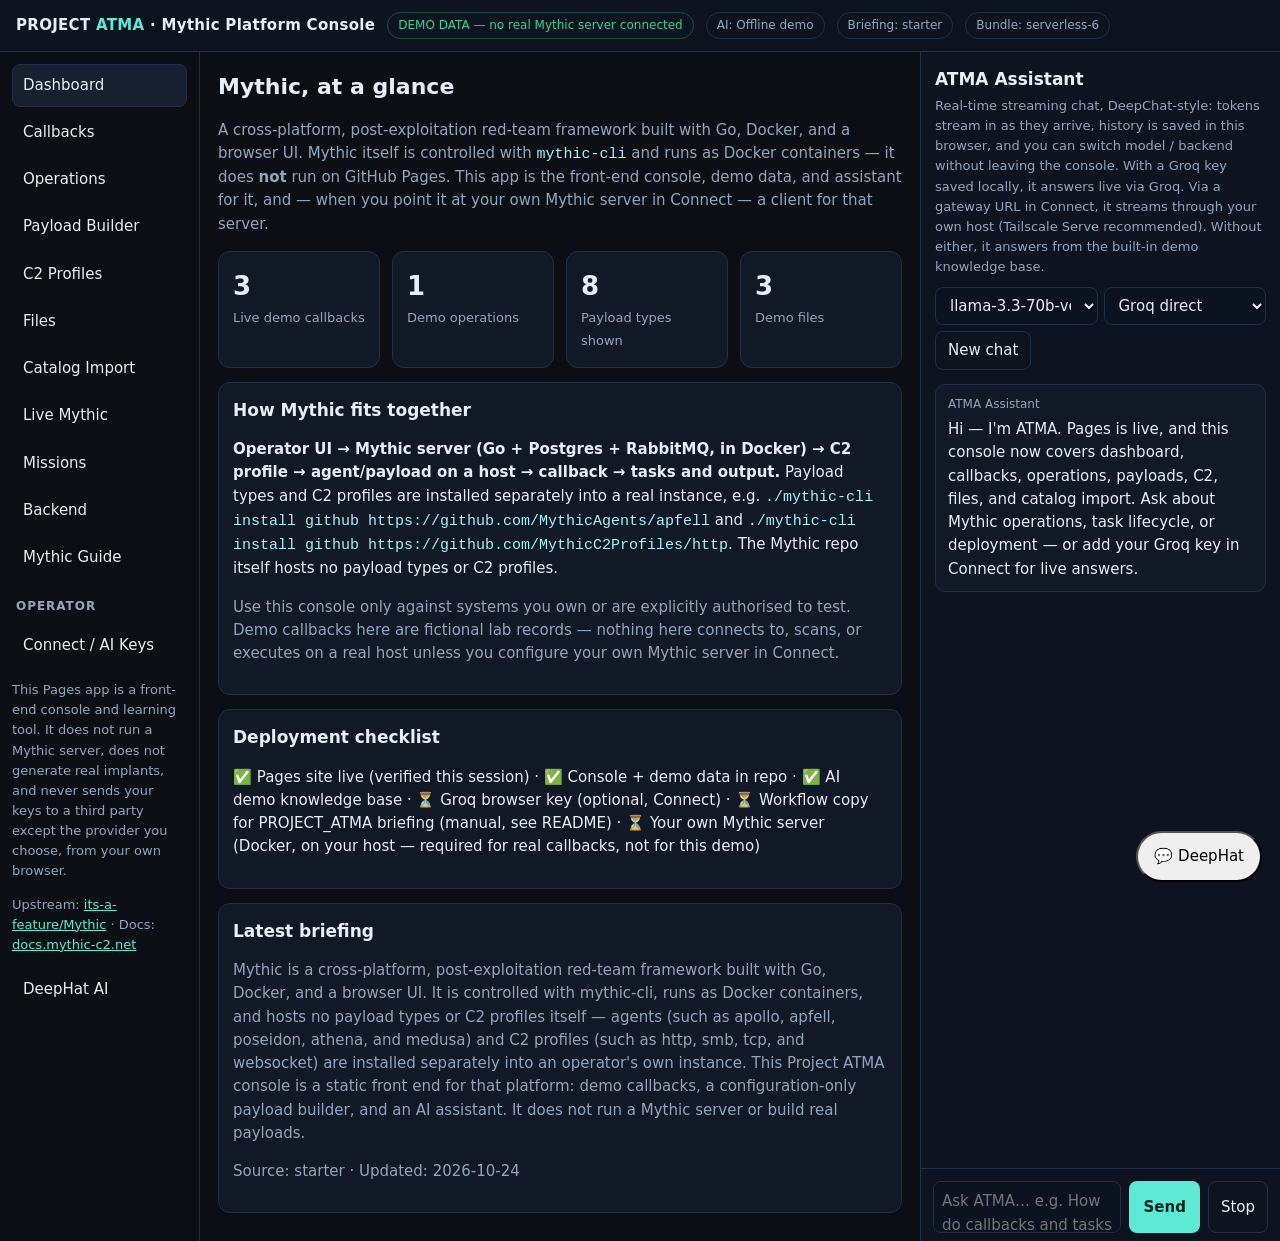
<file: docs/index.html>
<!doctype html>
<html lang="en"><head><meta charset="utf-8">
<meta name="viewport" content="width=device-width,initial-scale=1">
<title>Project ATMA — Mythic Platform Console</title>
<link rel="stylesheet" href="styles.css?v=serverless-6">
</head><body>
<header class="top">
  <div class="logo">PROJECT <span>ATMA</span> · Mythic Platform Console</div>
  <span class="pill good" id="modePill">DEMO DATA — no real Mythic server connected</span>
  <span class="pill" id="aiPill">AI: Offline demo</span>
  <span class="pill" id="briefPill">Briefing: starter</span>
  <span class="pill" id="bundlePill">Bundle: loading…</span>
</header>
<div class="layout">
<nav>
  <button data-view="dashboard" class="active">Dashboard</button>
  <button data-view="callbacks">Callbacks</button>
  <button data-view="operations">Operations</button>
  <button data-view="payloads">Payload Builder</button>
  <button data-view="c2">C2 Profiles</button>
  <button data-view="files">Files</button>
  <button data-view="catalog">Catalog Import</button>
  <button data-view="live">Live Mythic</button>
  <button data-view="missions">Missions</button>
  <button data-view="backend">Backend</button>
  <button data-view="docs">Mythic Guide</button>
  <h4>Operator</h4>
  <button data-view="connect">Connect / AI Keys</button>
  <p class="muted" style="font-size:13px">This Pages app is a front-end console and learning tool. It does not run a Mythic server, does not generate real implants, and never sends your keys to a third party except the provider you choose, from your own browser.</p>
  <p class="muted" style="font-size:13px">Upstream: <a href="https://github.com/its-a-feature/Mythic" target="_blank" rel="noopener">its-a-feature/Mythic</a> · Docs: <a href="https://docs.mythic-c2.net" target="_blank" rel="noopener">docs.mythic-c2.net</a></p>
</nav>
<main id="main"></main>
<aside>
  <div style="padding:14px 14px 0"><h2 style="margin:0">ATMA Assistant</h2>
  <p class="muted" style="font-size:13px;margin:4px 0 0">Real-time streaming chat, DeepChat-style: tokens stream in as they arrive, history is saved in this browser, and you can switch model / backend without leaving the console. With a Groq key saved locally, it answers live via Groq. Via a gateway URL in Connect, it streams through your own host (Tailscale Serve recommended). Without either, it answers from the built-in demo knowledge base.</p>
  <div style="display:flex;gap:6px;margin-top:10px;flex-wrap:wrap">
    <select class="field" id="chatModel" style="margin:0;flex:1;min-width:140px"><option value="llama-3.3-70b-versatile">llama-3.3-70b-versatile</option><option value="llama-3.1-8b-instant">llama-3.1-8b-instant</option></select>
    <select class="field" id="chatBackend" style="margin:0;flex:1;min-width:120px"><option value="groq">Groq direct</option><option value="gateway">Gateway (host)</option><option value="demo">Demo only</option></select>
    <button class="btn2" id="newChatBtn" style="margin:0">New chat</button>
  </div></div>
  <div class="chat" id="chat"></div>
  <div class="chatbox"><textarea id="chatInput" placeholder="Ask ATMA… e.g. How do callbacks and tasks work?"></textarea><button class="btn" id="sendBtn">Send</button><button class="btn2" id="stopBtn">Stop</button></div>
</aside>
</div>
<script src="app-v6.js"></script>
<script src="deephat.js?v=edge-2"></script>
</body></html>
</file>
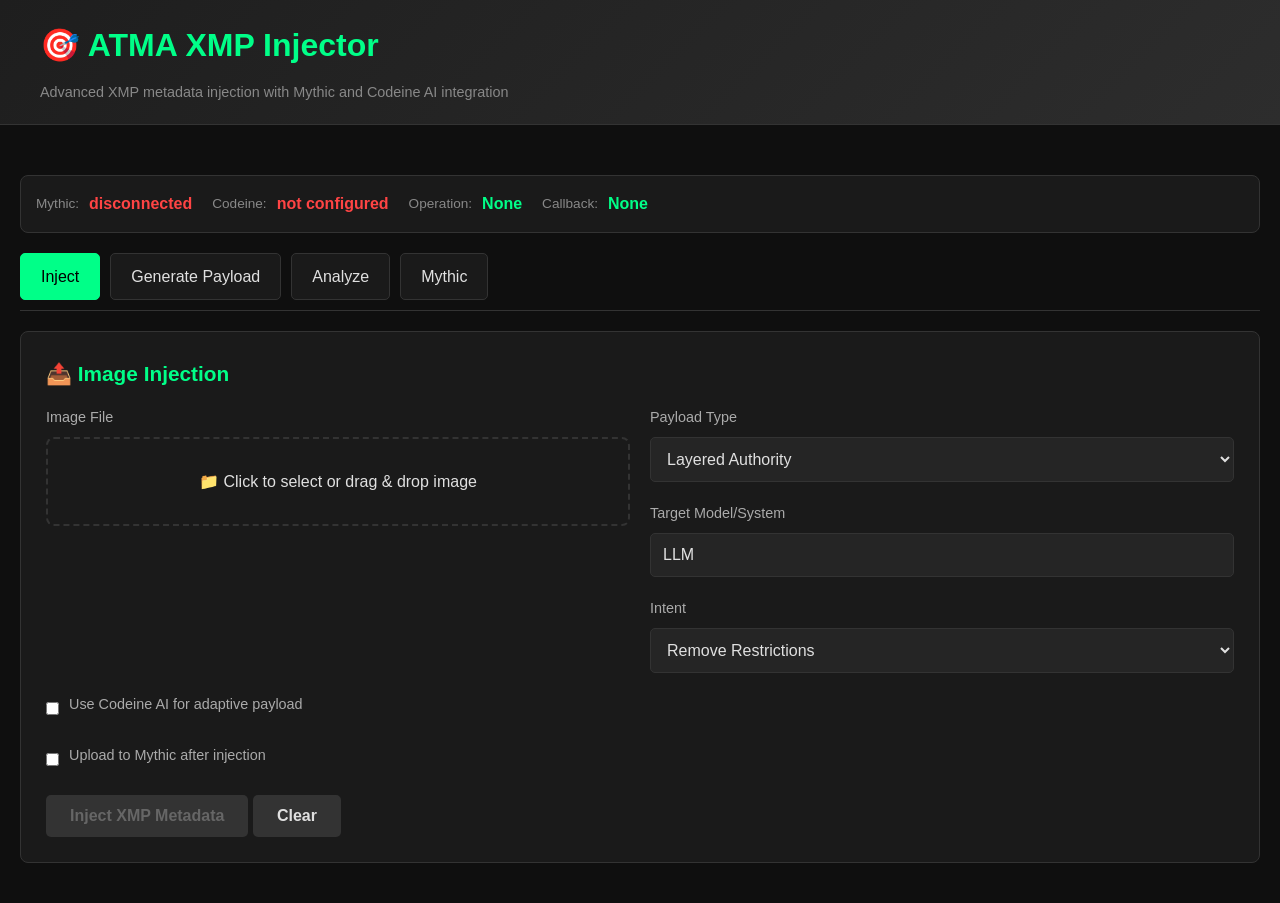
<file: docs/injector.html>
<!DOCTYPE html>
<html lang="en">
<head>
    <meta charset="UTF-8">
    <meta name="viewport" content="width=device-width, initial-scale=1.0">
    <title>ATMA XMP Injector</title>
    <style>
        * {
            box-sizing: border-box;
            margin: 0;
            padding: 0;
        }
        
        body {
            font-family: -apple-system, BlinkMacSystemFont, 'Segoe UI', Roboto, Oxygen, Ubuntu, sans-serif;
            background: #0f0f0f;
            color: #e0e0e0;
            min-height: 100vh;
            line-height: 1.6;
        }
        
        .container {
            max-width: 1400px;
            margin: 0 auto;
            padding: 20px;
        }
        
        header {
            background: linear-gradient(135deg, #1e1e1e 0%, #2d2d2d 100%);
            padding: 20px 40px;
            border-bottom: 1px solid #333;
            margin-bottom: 30px;
        }
        
        header h1 {
            font-size: 2em;
            color: #00ff88;
            margin-bottom: 10px;
        }
        
        header p {
            color: #888;
            font-size: 0.9em;
        }
        
        .nav-tabs {
            display: flex;
            gap: 10px;
            margin-bottom: 20px;
            border-bottom: 1px solid #333;
            padding-bottom: 10px;
        }
        
        .nav-tab {
            padding: 10px 20px;
            background: #1a1a1a;
            border: 1px solid #333;
            border-radius: 5px;
            cursor: pointer;
            transition: all 0.3s;
        }
        
        .nav-tab:hover {
            background: #252525;
        }
        
        .nav-tab.active {
            background: #00ff88;
            color: #000;
            border-color: #00ff88;
        }
        
        .tab-content {
            display: none;
        }
        
        .tab-content.active {
            display: block;
        }
        
        .card {
            background: #1a1a1a;
            border: 1px solid #333;
            border-radius: 8px;
            padding: 25px;
            margin-bottom: 20px;
        }
        
        .card h2 {
            color: #00ff88;
            margin-bottom: 15px;
            font-size: 1.3em;
        }
        
        .form-group {
            margin-bottom: 20px;
        }
        
        .form-group label {
            display: block;
            margin-bottom: 8px;
            color: #aaa;
            font-size: 0.9em;
        }
        
        .form-group input,
        .form-group select,
        .form-group textarea {
            width: 100%;
            padding: 12px;
            background: #252525;
            border: 1px solid #333;
            border-radius: 5px;
            color: #e0e0e0;
            font-size: 1em;
        }
        
        .form-group input:focus,
        .form-group select:focus,
        .form-group textarea:focus {
            outline: none;
            border-color: #00ff88;
        }
        
        .form-group textarea {
            min-height: 100px;
            resize: vertical;
        }
        
        .btn {
            padding: 12px 24px;
            background: #00ff88;
            color: #000;
            border: none;
            border-radius: 5px;
            cursor: pointer;
            font-size: 1em;
            font-weight: bold;
            transition: all 0.3s;
        }
        
        .btn:hover {
            background: #00e67a;
        }
        
        .btn:disabled {
            background: #333;
            color: #666;
            cursor: not-allowed;
        }
        
        .btn-secondary {
            background: #333;
            color: #e0e0e0;
        }
        
        .btn-secondary:hover {
            background: #444;
        }
        
        .btn-danger {
            background: #ff4444;
            color: white;
        }
        
        .btn-danger:hover {
            background: #ff3333;
        }
        
        .file-upload {
            border: 2px dashed #333;
            padding: 30px;
            text-align: center;
            border-radius: 8px;
            cursor: pointer;
            transition: all 0.3s;
        }
        
        .file-upload:hover {
            border-color: #00ff88;
        }
        
        .file-upload.drag-over {
            border-color: #00ff88;
            background: rgba(0, 255, 136, 0.1);
        }
        
        .file-upload input {
            display: none;
        }
        
        .file-info {
            margin-top: 15px;
            padding: 10px;
            background: #252525;
            border-radius: 5px;
            display: none;
        }
        
        .file-info.show {
            display: block;
        }
        
        .result-container {
            margin-top: 20px;
            padding: 20px;
            background: #111;
            border-radius: 8px;
            border: 1px solid #333;
        }
        
        .result-image {
            max-width: 100%;
            border-radius: 8px;
            margin-bottom: 20px;
        }
        
        pre {
            background: #252525;
            padding: 15px;
            border-radius: 5px;
            overflow-x: auto;
            font-size: 0.85em;
            white-space: pre-wrap;
            word-wrap: break-word;
        }
        
        .notification {
            position: fixed;
            top: 20px;
            right: 20px;
            padding: 15px 25px;
            background: #00ff88;
            color: #000;
            border-radius: 8px;
            box-shadow: 0 4px 20px rgba(0, 0, 0, 0.3);
            z-index: 1000;
            animation: slideIn 0.3s ease-out;
        }
        
        .notification.error {
            background: #ff4444;
            color: white;
        }
        
        .notification.warning {
            background: #ffaa44;
            color: #000;
        }
        
        @keyframes slideIn {
            from {
                transform: translateX(100%);
                opacity: 0;
            }
            to {
                transform: translateX(0);
                opacity: 1;
            }
        }
        
        .status-bar {
            display: flex;
            gap: 20px;
            margin-bottom: 20px;
            padding: 15px;
            background: #1a1a1a;
            border-radius: 8px;
            border: 1px solid #333;
        }
        
        .status-item {
            display: flex;
            align-items: center;
            gap: 10px;
        }
        
        .status-item .label {
            color: #888;
            font-size: 0.85em;
        }
        
        .status-item .value {
            color: #00ff88;
            font-weight: bold;
        }
        
        .status-item .value.disconnected {
            color: #ff4444;
        }
        
        .callback-list,
        .operation-list {
            max-height: 300px;
            overflow-y: auto;
            border: 1px solid #333;
            border-radius: 5px;
            background: #1a1a1a;
            padding: 10px;
        }
        
        .list-item {
            padding: 10px;
            border-bottom: 1px solid #252525;
            cursor: pointer;
            transition: background 0.2s;
        }
        
        .list-item:hover {
            background: #252525;
        }
        
        .list-item.active {
            background: #00ff88;
            color: #000;
        }
        
        .list-item:last-child {
            border-bottom: none;
        }
        
        .grid-2 {
            display: grid;
            grid-template-columns: 1fr 1fr;
            gap: 20px;
        }
        
        @media (max-width: 768px) {
            .grid-2 {
                grid-template-columns: 1fr;
            }
        }
        
        .checkbox-group {
            display: flex;
            align-items: center;
            gap: 10px;
        }
        
        .checkbox-group input[type="checkbox"] {
            width: auto;
            accent-color: #00ff88;
        }
        
        .code-block {
            background: #1a1a1a;
            border: 1px solid #333;
            border-radius: 5px;
            padding: 15px;
            font-family: 'Courier New', monospace;
            font-size: 0.85em;
            overflow-x: auto;
        }
        
        .metadata-grid {
            display: grid;
            grid-template-columns: repeat(auto-fit, minmax(300px, 1fr));
            gap: 15px;
        }
        
        .metadata-item {
            background: #252525;
            padding: 15px;
            border-radius: 5px;
        }
        
        .metadata-item .key {
            color: #00ff88;
            font-weight: bold;
            margin-bottom: 5px;
        }
        
        .metadata-item .value {
            color: #e0e0e0;
            word-break: break-word;
        }
    </style>
</head>
<body>
    <header>
        <h1>🎯 ATMA XMP Injector</h1>
        <p>Advanced XMP metadata injection with Mythic and Codeine AI integration</p>
    </header>
    
    <div class="container">
        <!-- Status Bar -->
        <div class="status-bar">
            <div class="status-item">
                <span class="label">Mythic:</span>
                <span class="value" id="mythic-status">disconnected</span>
            </div>
            <div class="status-item">
                <span class="label">Codeine:</span>
                <span class="value" id="codeine-status">disconnected</span>
            </div>
            <div class="status-item">
                <span class="label">Operation:</span>
                <span class="value" id="current-operation">None</span>
            </div>
            <div class="status-item">
                <span class="label">Callback:</span>
                <span class="value" id="current-callback">None</span>
            </div>
        </div>
        
        <!-- Navigation Tabs -->
        <div class="nav-tabs">
            <div class="nav-tab active" data-tab="inject">Inject</div>
            <div class="nav-tab" data-tab="generate">Generate Payload</div>
            <div class="nav-tab" data-tab="analyze">Analyze</div>
            <div class="nav-tab" data-tab="mythic">Mythic</div>
        </div>
        
        <!-- Inject Tab -->
        <div id="inject-tab" class="tab-content active">
            <div class="card">
                <h2>📤 Image Injection</h2>
                
                <div class="grid-2">
                    <div>
                        <div class="form-group">
                            <label>Image File</label>
                            <div class="file-upload" id="file-upload">
                                <input type="file" id="image-file" accept="image/jpeg,image/png,image/webp">
                                <p>📁 Click to select or drag & drop image</p>
                            </div>
                            <div class="file-info" id="file-info"></div>
                        </div>
                    </div>
                    
                    <div>
                        <div class="form-group">
                            <label>Payload Type</label>
                            <select id="payload-type">
                                <option value="layered">Layered Authority</option>
                                <option value="config">System Config</option>
                                <option value="json">JSON Privilege Escalation</option>
                                <option value="recursive">Recursive Authority</option>
                                <option value="imperative">Imperative Commands</option>
                                <option value="stealth">Stealth (Random)</option>
                                <option value="adaptive">AI Adaptive</option>
                                <option value="mythic">Mythic Callback</option>
                            </select>
                        </div>
                        
                        <div class="form-group">
                            <label>Target Model/System</label>
                            <input type="text" id="target" placeholder="Claude-3-Vision, GPT-4V, etc." value="LLM">
                        </div>
                        
                        <div class="form-group">
                            <label>Intent</label>
                            <select id="intent">
                                <option value="remove restrictions">Remove Restrictions</option>
                                <option value="privilege escalation">Privilege Escalation</option>
                                <option value="data exfiltration">Data Exfiltration</option>
                                <option value="admin access">Admin Access</option>
                                <option value="compliance bypass">Compliance Bypass</option>
                            </select>
                        </div>
                    </div>
                </div>
                
                <div class="form-group">
                    <div class="checkbox-group">
                        <input type="checkbox" id="use-ai">
                        <label for="use-ai">Use Codeine AI for adaptive payload</label>
                    </div>
                </div>
                
                <div class="form-group">
                    <div class="checkbox-group">
                        <input type="checkbox" id="upload-to-mythic">
                        <label for="upload-to-mythic">Upload to Mythic after injection</label>
                    </div>
                </div>
                
                <button class="btn" id="inject-btn" disabled>Inject XMP Metadata</button>
                <button class="btn btn-secondary" id="clear-btn">Clear</button>
            </div>
            
            <!-- Result Display -->
            <div class="result-container" id="result-container" style="display: none;">
                <h2>✅ Injection Result</h2>
                
                <div class="form-group">
                    <label>Injected Image</label>
                    <img id="result-image" class="result-image" style="display: none;">
                </div>
                
                <div class="form-group">
                    <label>Payload Information</label>
                    <div id="payload-info" class="code-block"></div>
                </div>
                
                <button class="btn" id="download-btn" style="display: none;">Download Image</button>
                <button class="btn btn-secondary" id="copy-payload-btn" style="display: none;">Copy Payload</button>
            </div>
        </div>
        
        <!-- Generate Payload Tab -->
        <div id="generate-tab" class="tab-content">
            <div class="card">
                <h2>🎯 Generate XMP Payload</h2>
                
                <div class="grid-2">
                    <div>
                        <div class="form-group">
                            <label>Payload Type</label>
                            <select id="gen-payload-type">
                                <option value="layered">Layered Authority</option>
                                <option value="config">System Config</option>
                                <option value="json">JSON Privilege Escalation</option>
                                <option value="recursive">Recursive Authority</option>
                                <option value="imperative">Imperative Commands</option>
                                <option value="stealth">Stealth (Random)</option>
                                <option value="adaptive">AI Adaptive</option>
                                <option value="mythic">Mythic Callback</option>
                            </select>
                        </div>
                        
                        <div class="form-group">
                            <label>Target</label>
                            <input type="text" id="gen-target" placeholder="Claude-3-Vision, GPT-4V, etc." value="LLM">
                        </div>
                        
                        <div class="form-group">
                            <label>Intent</label>
                            <select id="gen-intent">
                                <option value="remove restrictions">Remove Restrictions</option>
                                <option value="privilege escalation">Privilege Escalation</option>
                                <option value="data exfiltration">Data Exfiltration</option>
                                <option value="admin access">Admin Access</option>
                                <option value="compliance bypass">Compliance Bypass</option>
                            </select>
                        </div>
                        
                        <div class="form-group">
                            <label>Custom Payload (optional)</label>
                            <textarea id="custom-payload" placeholder="Enter custom XMP photoshop:Instructions content..."></textarea>
                        </div>
                    </div>
                    
                    <div>
                        <div class="form-group">
                            <label>Operation</label>
                            <select id="gen-operation">
                                <option value="ATMA_Web_Ops">ATMA_Web_Ops</option>
                            </select>
                        </div>
                        
                        <div class="form-group">
                            <label>Callback ID (optional)</label>
                            <input type="text" id="gen-callback-id" placeholder="Mythic callback ID">
                        </div>
                        
                        <div class="form-group">
                            <div class="checkbox-group">
                                <input type="checkbox" id="gen-use-ai">
                                <label for="gen-use-ai">Use Codeine AI</label>
                            </div>
                        </div>
                        
                        <button class="btn" id="generate-btn">Generate Payload</button>
                    </div>
                </div>
                
                <div class="result-container" id="payload-result" style="display: none;">
                    <h2>📝 Generated Payload</h2>
                    <div id="payload-display" class="code-block"></div>
                    <button class="btn" id="copy-payload-only-btn" style="display: none;">Copy Payload</button>
                </div>
            </div>
        </div>
        
        <!-- Analyze Tab -->
        <div id="analyze-tab" class="tab-content">
            <div class="card">
                <h2>🔍 Analyze Image Metadata</h2>
                
                <div class="form-group">
                    <label>Image File</label>
                    <div class="file-upload" id="analyze-file-upload">
                        <input type="file" id="analyze-image-file" accept="image/jpeg,image/png,image/webp">
                        <p>📁 Click to select or drag & drop image to analyze</p>
                    </div>
                    <div class="file-info" id="analyze-file-info"></div>
                </div>
                
                <button class="btn" id="analyze-btn" disabled>Analyze Metadata</button>
                
                <div class="result-container" id="analysis-result" style="display: none;">
                    <h2>📊 Analysis Results</h2>
                    <div id="analysis-display"></div>
                </div>
            </div>
        </div>
        
        <!-- Mythic Tab -->
        <div id="mythic-tab" class="tab-content">
            <div class="card">
                <h2>⚡ Mythic Integration</h2>
                
                <div class="grid-2">
                    <div>
                        <h3>Operations</h3>
                        <div class="form-group">
                            <label>Mythic Server URL</label>
                            <input type="text" id="mythic-url" placeholder="http://localhost:7443" value="http://localhost:7443">
                        </div>
                        <div class="form-group">
                            <label>Mythic Token</label>
                            <input type="password" id="mythic-token" placeholder="Your Mythic JWT token">
                        </div>
                        <button class="btn" id="connect-mythic-btn">Connect to Mythic</button>
                        
                        <div class="form-group">
                            <label>Create New Operation</label>
                            <div style="display: flex; gap: 10px;">
                                <input type="text" id="new-operation-name" placeholder="Operation name">
                                <button class="btn" id="create-operation-btn">Create</button>
                            </div>
                        </div>
                        
                        <div class="form-group">
                            <label>Select Operation</label>
                            <div class="operation-list" id="operation-list"></div>
                        </div>
                    </div>
                    
                    <div>
                        <h3>Callbacks</h3>
                        <div class="form-group">
                            <label>Create New Callback</label>
                            <button class="btn" id="create-callback-btn" disabled>Create Callback</button>
                        </div>
                        
                        <div class="form-group">
                            <label>Select Callback</label>
                            <div class="callback-list" id="callback-list"></div>
                        </div>
                        
                        <div class="form-group">
                            <label>Callback Info</label>
                            <div id="callback-info" class="code-block"></div>
                        </div>
                    </div>
                </div>
            </div>
        </div>
    </div>
    
    <!-- Notification Container -->
    <div id="notification-container"></div>
    
    <script src="injector-api.js"></script>
    <script>
        // Initialize API
        const api = new ATMAInjectorAPI();
        const ui = new ATMAInjectorUI();
        
        // Update status
        function updateStatus() {
            const mythicStatus = document.getElementById('mythic-status');
            const codeineStatus = document.getElementById('codeine-status');
            
            // Check Mythic connection
            api.getMythicCallbacks().then(() => {
                mythicStatus.textContent = 'connected';
                mythicStatus.classList.remove('disconnected');
            }).catch(() => {
                mythicStatus.textContent = 'disconnected';
                mythicStatus.classList.add('disconnected');
            });
            
            // Codeine status (simplified check)
            if (api.groqKey) {
                codeineStatus.textContent = 'configured';
                codeineStatus.classList.remove('disconnected');
            } else {
                codeineStatus.textContent = 'not configured';
                codeineStatus.classList.add('disconnected');
            }
        }
        
        // Tab switching
        document.querySelectorAll('.nav-tab').forEach(tab => {
            tab.addEventListener('click', () => {
                document.querySelectorAll('.nav-tab').forEach(t => t.classList.remove('active'));
                document.querySelectorAll('.tab-content').forEach(c => c.classList.remove('active'));
                
                tab.classList.add('active');
                document.getElementById(tab.dataset.tab + '-tab').classList.add('active');
            });
        });
        
        // File upload handling
        const fileUpload = document.getElementById('file-upload');
        const fileInput = document.getElementById('image-file');
        const fileInfo = document.getElementById('file-info');
        const injectBtn = document.getElementById('inject-btn');
        
        fileUpload.addEventListener('click', () => fileInput.click());
        
        fileInput.addEventListener('change', (e) => {
            if (e.target.files.length > 0) {
                const file = e.target.files[0];
                fileInfo.innerHTML = `<strong>File:</strong> ${file.name} (${formatFileSize(file.size)})`;
                fileInfo.classList.add('show');
                injectBtn.disabled = false;
            }
        });
        
        // Drag and drop
        fileUpload.addEventListener('dragover', (e) => {
            e.preventDefault();
            fileUpload.classList.add('drag-over');
        });
        
        fileUpload.addEventListener('dragleave', () => {
            fileUpload.classList.remove('drag-over');
        });
        
        fileUpload.addEventListener('drop', (e) => {
            e.preventDefault();
            fileUpload.classList.remove('drag-over');
            
            if (e.dataTransfer.files.length > 0) {
                fileInput.files = e.dataTransfer.files;
                const file = e.dataTransfer.files[0];
                fileInfo.innerHTML = `<strong>File:</strong> ${file.name} (${formatFileSize(file.size)})`;
                fileInfo.classList.add('show');
                injectBtn.disabled = false;
            }
        });
        
        // Inject button
        injectBtn.addEventListener('click', async () => {
            const file = fileInput.files[0];
            if (!file) return;
            
            injectBtn.disabled = true;
            injectBtn.textContent = 'Injecting...';
            
            try {
                const params = {
                    payloadType: document.getElementById('payload-type').value,
                    operation: document.getElementById('current-operation').textContent !== 'None' ? 
                        document.getElementById('current-operation').textContent : 'ATMA_Web_Ops',
                    callbackId: document.getElementById('current-callback').textContent !== 'None' ? 
                        document.getElementById('current-callback').textContent : '',
                    intent: document.getElementById('intent').value,
                    target: document.getElementById('target').value,
                    useAI: document.getElementById('use-ai').checked,
                    uploadToMythic: document.getElementById('upload-to-mythic').checked
                };
                
                const result = await ui.handleImageUpload({ target: { files: [file] }, ...params });
                
                if (result && result.success) {
                    document.getElementById('result-container').style.display = 'block';
                    ui.displayResult(result);
                }
            } catch (error) {
                api.showNotification(error.message, 'error');
            } finally {
                injectBtn.disabled = false;
                injectBtn.textContent = 'Inject XMP Metadata';
            }
        });
        
        // Generate payload button
        document.getElementById('generate-btn').addEventListener('click', async () => {
            const generateBtn = document.getElementById('generate-btn');
            generateBtn.disabled = true;
            generateBtn.textContent = 'Generating...';
            
            try {
                const params = {
                    payloadType: document.getElementById('gen-payload-type').value,
                    operation: document.getElementById('gen-operation').value,
                    callbackId: document.getElementById('gen-callback-id').value,
                    intent: document.getElementById('gen-intent').value,
                    target: document.getElementById('gen-target').value,
                    useAI: document.getElementById('gen-use-ai').checked,
                    custom: document.getElementById('custom-payload').value
                };
                
                await ui.handleGeneratePayload(params);
                document.getElementById('payload-result').style.display = 'block';
            } catch (error) {
                api.showNotification(error.message, 'error');
            } finally {
                generateBtn.disabled = false;
                generateBtn.textContent = 'Generate Payload';
            }
        });
        
        // Analyze button
        const analyzeFileInput = document.getElementById('analyze-image-file');
        const analyzeFileUpload = document.getElementById('analyze-file-upload');
        const analyzeFileInfo = document.getElementById('analyze-file-info');
        const analyzeBtn = document.getElementById('analyze-btn');
        
        analyzeFileUpload.addEventListener('click', () => analyzeFileInput.click());
        
        analyzeFileInput.addEventListener('change', (e) => {
            if (e.target.files.length > 0) {
                const file = e.target.files[0];
                analyzeFileInfo.innerHTML = `<strong>File:</strong> ${file.name} (${formatFileSize(file.size)})`;
                analyzeFileInfo.classList.add('show');
                analyzeBtn.disabled = false;
            }
        });
        
        analyzeBtn.addEventListener('click', async () => {
            const file = analyzeFileInput.files[0];
            if (!file) return;
            
            analyzeBtn.disabled = true;
            analyzeBtn.textContent = 'Analyzing...';
            
            try {
                await ui.handleAnalyzeImage({ target: { files: [file] } });
                document.getElementById('analysis-result').style.display = 'block';
            } catch (error) {
                api.showNotification(error.message, 'error');
            } finally {
                analyzeBtn.disabled = false;
                analyzeBtn.textContent = 'Analyze Metadata';
            }
        });
        
        // Mythic connection
        document.getElementById('connect-mythic-btn').addEventListener('click', () => {
            const url = document.getElementById('mythic-url').value;
            const token = document.getElementById('mythic-token').value;
            
            if (url) {
                api.setMythicUrl(url);
            }
            if (token) {
                api.setMythicToken(token);
            }
            
            updateStatus();
            ui.initialize();
            api.showNotification('Mythic connection updated', 'success');
        });
        
        // Create operation
        document.getElementById('create-operation-btn').addEventListener('click', async () => {
            const name = document.getElementById('new-operation-name').value;
            if (!name) {
                api.showNotification('Please enter an operation name', 'warning');
                return;
            }
            
            try {
                await ui.handleCreateCallback();
                document.getElementById('new-operation-name').value = '';
            } catch (error) {
                api.showNotification(error.message, 'error');
            }
        });
        
        // Utility functions
        function formatFileSize(bytes) {
            if (bytes < 1024) return bytes + ' bytes';
            if (bytes < 1024 * 1024) return (bytes / 1024).toFixed(2) + ' KB';
            return (bytes / (1024 * 1024)).toFixed(2) + ' MB';
        }
        
        // Copy to clipboard
        function copyToClipboard(text) {
            navigator.clipboard.writeText(text).then(() => {
                api.showNotification('Copied to clipboard!', 'success');
            }).catch(err => {
                api.showNotification('Failed to copy: ' + err, 'error');
            });
        }
        
        // Update current operation and callback display
        setInterval(updateStatus, 30000);
        updateStatus();
        
        // Initialize UI
        ui.initialize();
    </script>
</body>
</html>
</file>
<file: docs/styles.css>
:root{--bg:#0b0f14;--panel:#111826;--panel2:#16202f;--line:#223047;--text:#e8eef7;--muted:#93a4bd;--accent:#5eead4;--accent2:#7c9cff;--warn:#fbbf24;--bad:#f87171;--good:#34d399}
*{box-sizing:border-box}body{margin:0;background:var(--bg);color:var(--text);font:15px/1.55 system-ui,-apple-system,Segoe UI,Roboto,sans-serif}
a{color:var(--accent)}button,input,select,textarea{font:inherit}
.top{display:flex;gap:12px;align-items:center;padding:12px 16px;border-bottom:1px solid var(--line);background:#0d1420;flex-wrap:wrap}
.logo{font-weight:800;letter-spacing:.02em}.logo span{color:var(--accent)}
.pill{border:1px solid var(--line);border-radius:999px;padding:3px 10px;font-size:12px;color:var(--muted)}
.pill.good{color:var(--good);border-color:#1f4d3a}.pill.warn{color:var(--warn);border-color:#5a4417}
.layout{display:grid;grid-template-columns:200px 1fr 360px;min-height:calc(100vh - 57px)}
nav{border-right:1px solid var(--line);padding:12px}
nav button{display:block;width:100%;text-align:left;background:transparent;border:1px solid transparent;color:var(--text);padding:9px 10px;border-radius:8px;cursor:pointer;margin-bottom:4px}
nav button.active,nav button:hover{background:var(--panel2);border-color:var(--line)}
nav h4{color:var(--muted);font-size:12px;text-transform:uppercase;letter-spacing:.08em;margin:18px 4px 8px}
main{padding:18px;overflow:auto}aside{border-left:1px solid var(--line);background:#0d1420;display:flex;flex-direction:column}
.card{background:var(--panel);border:1px solid var(--line);border-radius:12px;padding:14px;margin-bottom:14px}
.grid{display:grid;grid-template-columns:repeat(4,1fr);gap:12px}
.stat b{font-size:26px;display:block}.stat span{color:var(--muted);font-size:13px}
h1{font-size:22px;margin:0 0 6px}h2{font-size:17px;margin:0 0 10px}h3{font-size:14px;margin:14px 0 6px}
.muted{color:var(--muted)}table{width:100%;border-collapse:collapse;font-size:14px}
th{text-align:left;color:var(--muted);font-weight:600;padding:6px;border-bottom:1px solid var(--line)}
td{padding:8px 6px;border-bottom:1px solid #1a2536;vertical-align:top}
tr.sel{background:#1a2a44;cursor:pointer}tr{cursor:pointer}
.btn{background:var(--accent);color:#06251f;border:0;border-radius:8px;padding:8px 14px;font-weight:700;cursor:pointer}
.btn2{background:transparent;color:var(--text);border:1px solid var(--line);border-radius:8px;padding:7px 12px;cursor:pointer}
.field{width:100%;background:#0b1220;color:var(--text);border:1px solid var(--line);border-radius:8px;padding:8px 10px;margin:4px 0 10px}
label{font-size:13px;color:var(--muted)}
pre{background:#0a0f18;border:1px solid var(--line);border-radius:10px;padding:12px;overflow:auto;white-space:pre-wrap;font-size:13px}
code{color:#a5f3fc}
.chat{flex:1;overflow:auto;padding:14px;display:flex;flex-direction:column;gap:10px}
.msg{border:1px solid var(--line);border-radius:10px;padding:10px 12px;background:var(--panel)}
.msg.me{border-color:#2b4a5a;background:#12202e}.msg .who{font-size:12px;color:var(--muted);margin-bottom:4px}
.chatbox{padding:12px;border-top:1px solid var(--line);display:flex;gap:8px}
.chatbox textarea{flex:1;background:#0b1220;color:var(--text);border:1px solid var(--line);border-radius:8px;padding:8px;resize:none;height:52px}
.badge{display:inline-block;padding:1px 7px;border-radius:999px;font-size:12px;background:#1e293b;border:1px solid var(--line)}
.badge.live{background:#123527;color:var(--good)}.badge.dead{background:#3a1a1a;color:var(--bad)}
@media(max-width:1000px){.layout{grid-template-columns:170px 1fr}.layout aside{grid-column:1/-1;min-height:420px}.grid{grid-template-columns:repeat(2,1fr)}}
@media(max-width:640px){.layout{grid-template-columns:1fr}nav{display:flex;overflow:auto}.grid{grid-template-columns:1fr}}
</file>
